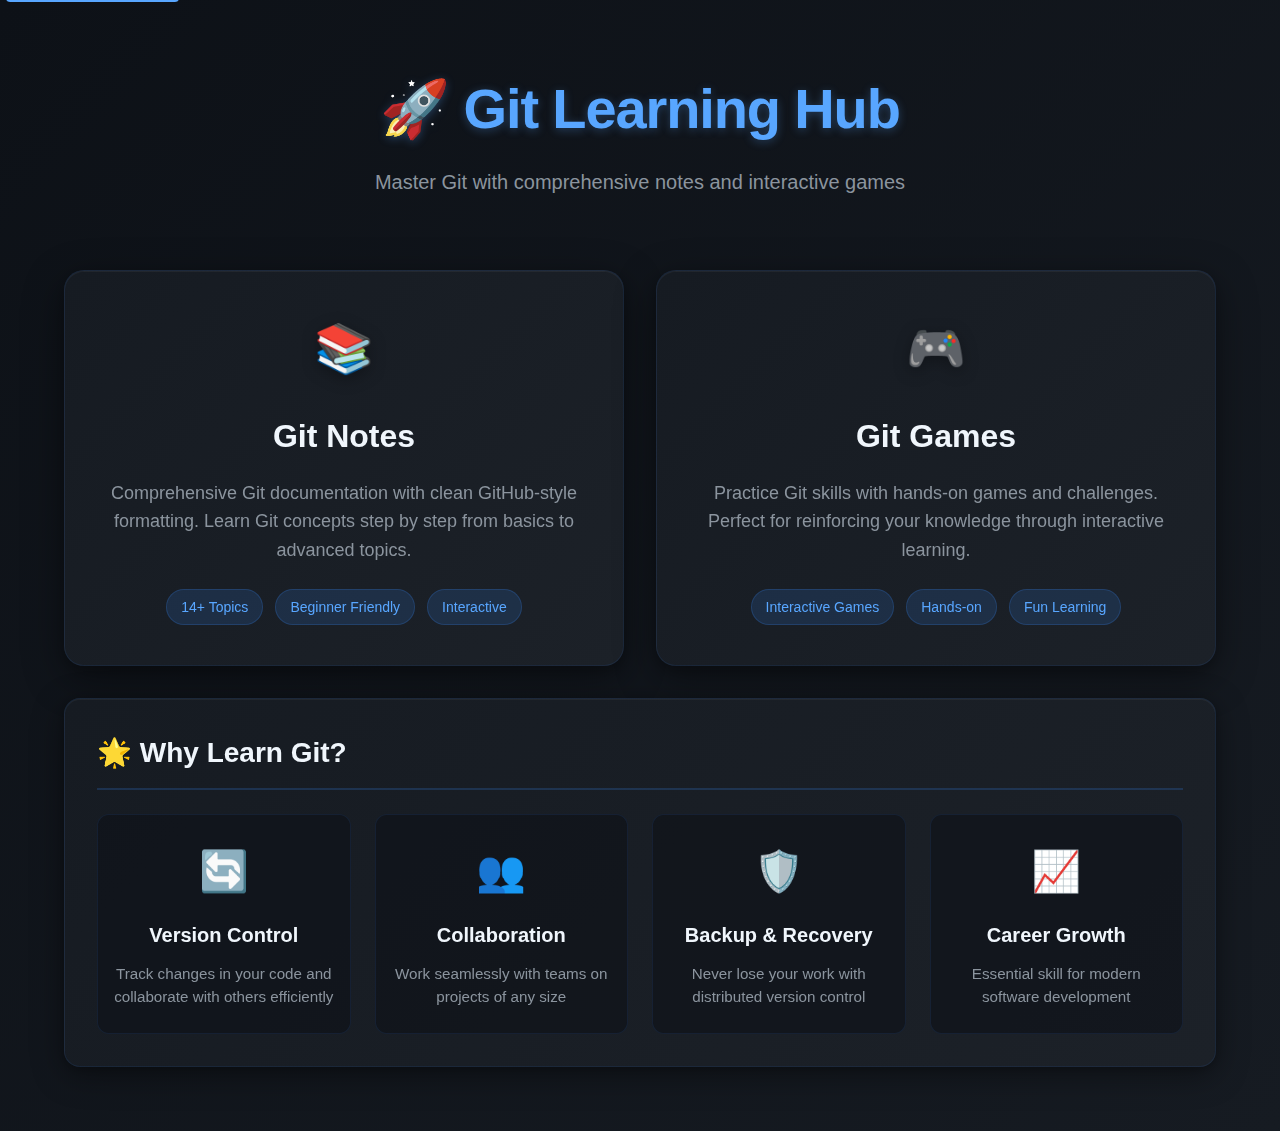
<file: index.html>
<!DOCTYPE html>
<html lang="en">
  <head>
    <meta charset="UTF-8" />
    <meta name="viewport" content="width=device-width, initial-scale=1.0" />
    <title>Git Learning Hub</title>
    <link rel="stylesheet" href="css/style.css" />
  </head>
  <body>
    <div class="container">
      <header class="main-header">
        <h1>🚀 Git Learning Hub</h1>
        <p class="subtitle">
          Master Git with comprehensive notes and interactive games
        </p>
      </header>

      <div class="nav-grid">
        <a href="html/notes.html" class="nav-card">
          <div class="card-icon">📚</div>
          <h2 class="card-title">Git Notes</h2>
          <p class="card-description">
            Comprehensive Git documentation with clean GitHub-style formatting. 
            Learn Git concepts step by step from basics to advanced topics.
          </p>
          <div class="card-features">
            <span class="feature-tag">14+ Topics</span>
            <span class="feature-tag">Beginner Friendly</span>
            <span class="feature-tag">Interactive</span>
          </div>
        </a>

        <a href="games/games.html" class="nav-card">
          <div class="card-icon">🎮</div>
          <h2 class="card-title">Git Games</h2>
          <p class="card-description">
            Practice Git skills with hands-on games and challenges. 
            Perfect for reinforcing your knowledge through interactive learning.
          </p>
          <div class="card-features">
            <span class="feature-tag">Interactive Games</span>
            <span class="feature-tag">Hands-on</span>
            <span class="feature-tag">Fun Learning</span>
          </div>
        </a>
      </div>

      <div class="card">
        <h2>🌟 Why Learn Git?</h2>
        <div class="benefits-grid">
          <div class="benefit-item">
            <div class="benefit-icon">🔄</div>
            <h3>Version Control</h3>
            <p>Track changes in your code and collaborate with others efficiently</p>
          </div>
          <div class="benefit-item">
            <div class="benefit-icon">👥</div>
            <h3>Collaboration</h3>
            <p>Work seamlessly with teams on projects of any size</p>
          </div>
          <div class="benefit-item">
            <div class="benefit-icon">🛡️</div>
            <h3>Backup & Recovery</h3>
            <p>Never lose your work with distributed version control</p>
          </div>
          <div class="benefit-item">
            <div class="benefit-icon">📈</div>
            <h3>Career Growth</h3>
            <p>Essential skill for modern software development</p>
          </div>
        </div>
      </div>
    </div>

    <script src="js/main.js"></script>
  </body>
</html>
</file>
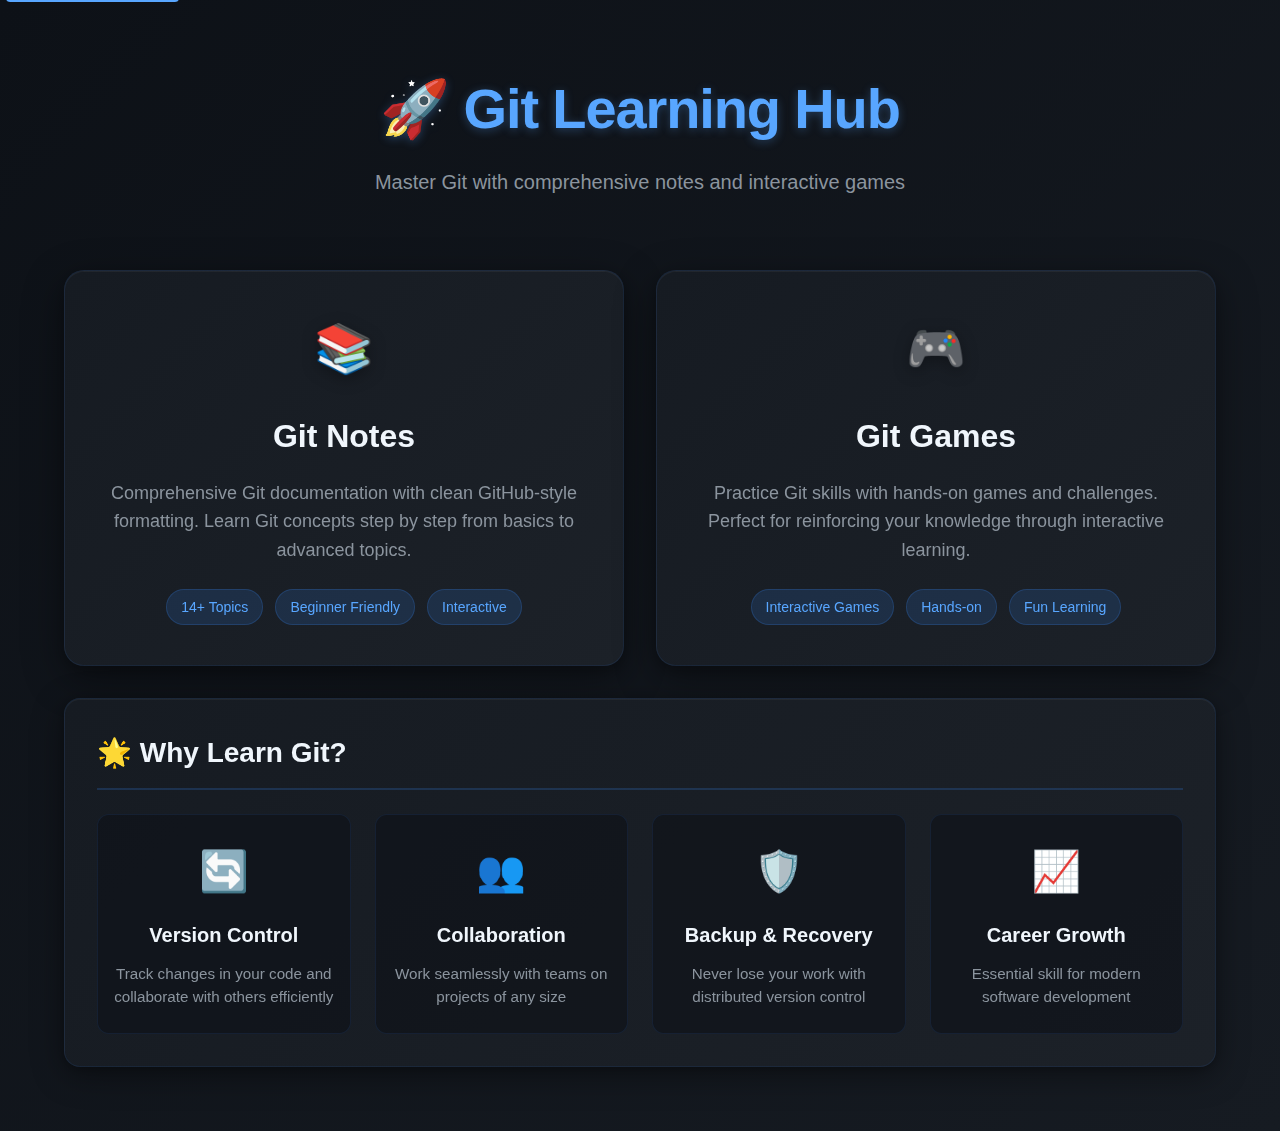
<file: html/index.html>
<!DOCTYPE html>
<html lang="en">
  <head>
    <meta charset="UTF-8" />
    <meta name="viewport" content="width=device-width, initial-scale=1.0" />
    <title>Git Learning Hub</title>
    <link rel="stylesheet" href="/css/style.css" />
  </head>
  <body>
    <div class="container">
      <header class="main-header">
        <h1>🚀 Git Learning Hub</h1>
        <p class="subtitle">
          Master Git with comprehensive notes and interactive games
        </p>
      </header>

      <div class="nav-grid">
        <a href="notes.html" class="nav-card">
          <div class="card-icon">📚</div>
          <h2 class="card-title">Git Notes</h2>
          <p class="card-description">
            Comprehensive Git documentation with clean GitHub-style formatting. 
            Learn Git concepts step by step from basics to advanced topics.
          </p>
          <div class="card-features">
            <span class="feature-tag">14+ Topics</span>
            <span class="feature-tag">Beginner Friendly</span>
            <span class="feature-tag">Interactive</span>
          </div>
        </a>

        <a href="/games/games.html" class="nav-card">
          <div class="card-icon">🎮</div>
          <h2 class="card-title">Git Games</h2>
          <p class="card-description">
            Practice Git skills with hands-on games and challenges. 
            Perfect for reinforcing your knowledge through interactive learning.
          </p>
          <div class="card-features">
            <span class="feature-tag">Interactive Games</span>
            <span class="feature-tag">Hands-on</span>
            <span class="feature-tag">Fun Learning</span>
          </div>
        </a>
      </div>

      <div class="card">
        <h2>🌟 Why Learn Git?</h2>
        <div class="benefits-grid">
          <div class="benefit-item">
            <div class="benefit-icon">🔄</div>
            <h3>Version Control</h3>
            <p>Track changes in your code and collaborate with others efficiently</p>
          </div>
          <div class="benefit-item">
            <div class="benefit-icon">👥</div>
            <h3>Collaboration</h3>
            <p>Work seamlessly with teams on projects of any size</p>
          </div>
          <div class="benefit-item">
            <div class="benefit-icon">🛡️</div>
            <h3>Backup & Recovery</h3>
            <p>Never lose your work with distributed version control</p>
          </div>
          <div class="benefit-item">
            <div class="benefit-icon">📈</div>
            <h3>Career Growth</h3>
            <p>Essential skill for modern software development</p>
          </div>
        </div>
      </div>
    </div>

    <script src="/js/main.js"></script>
  </body>
</html>
</file>
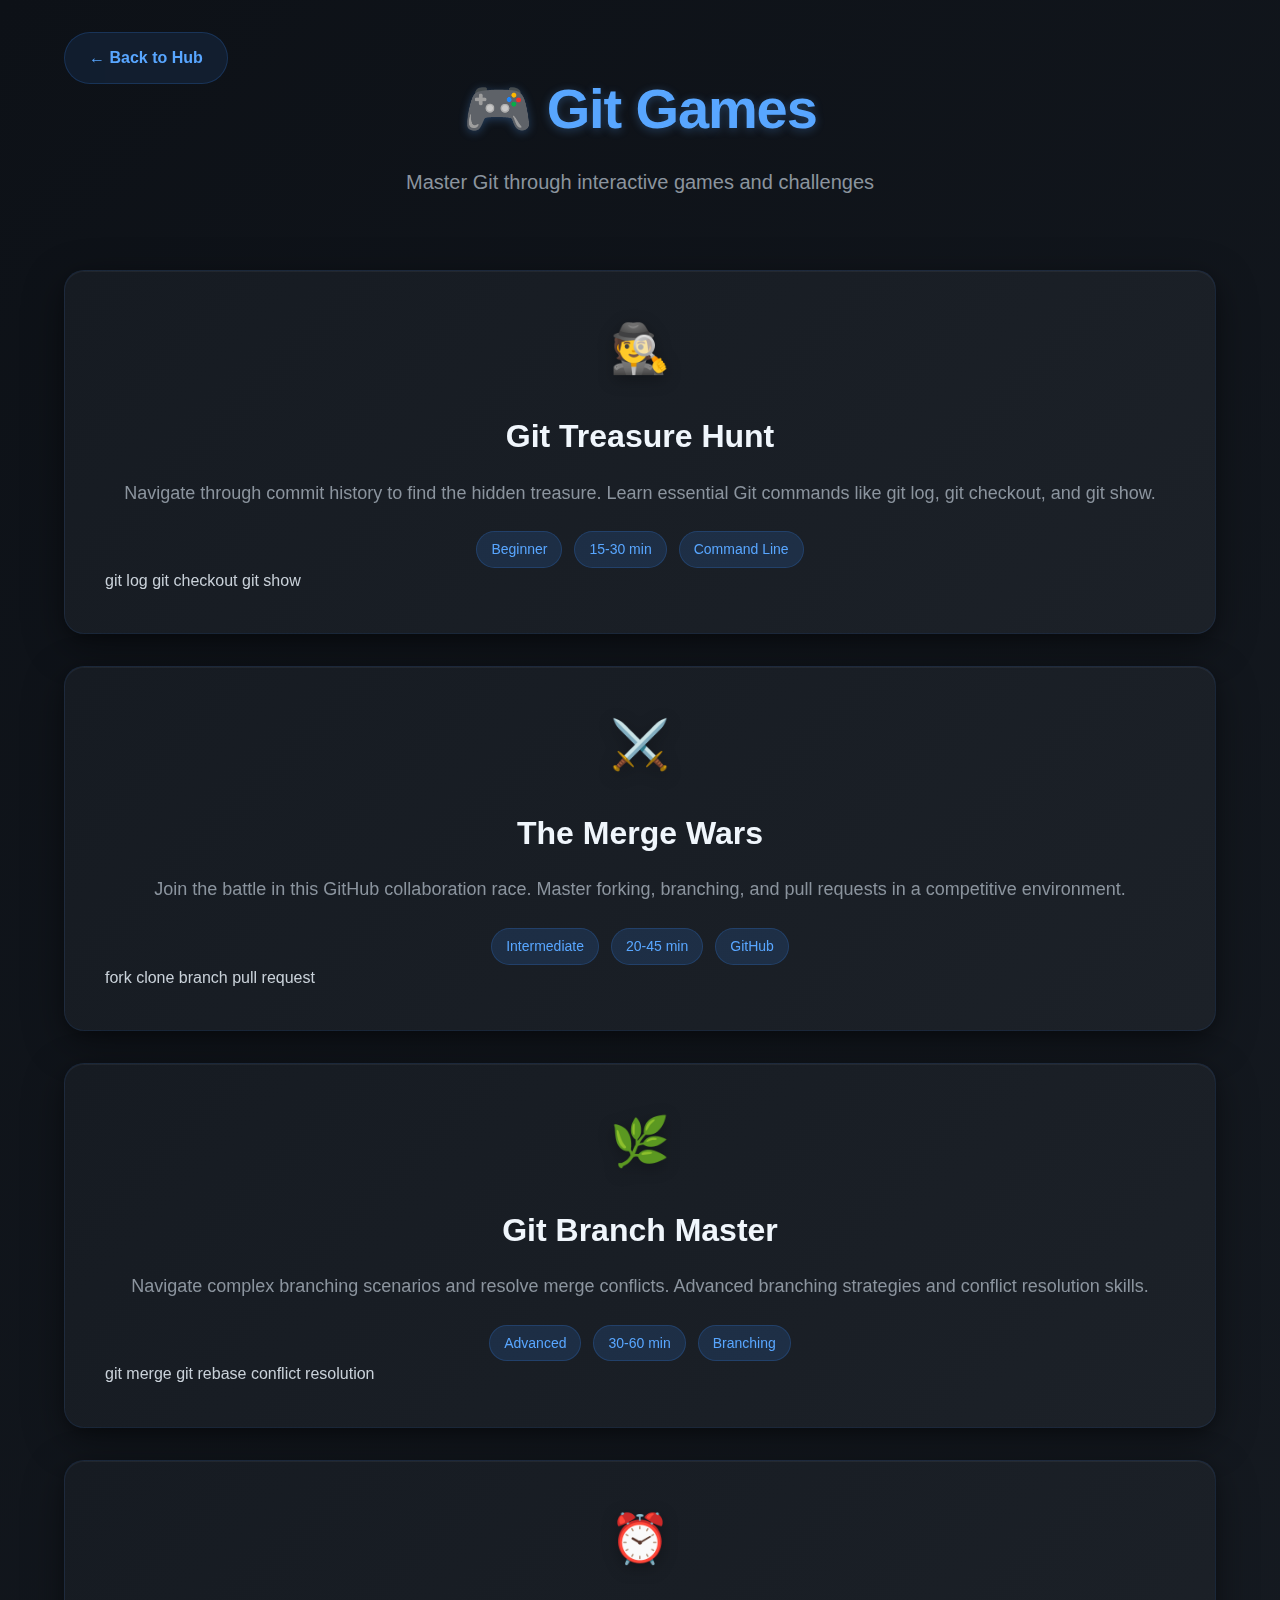
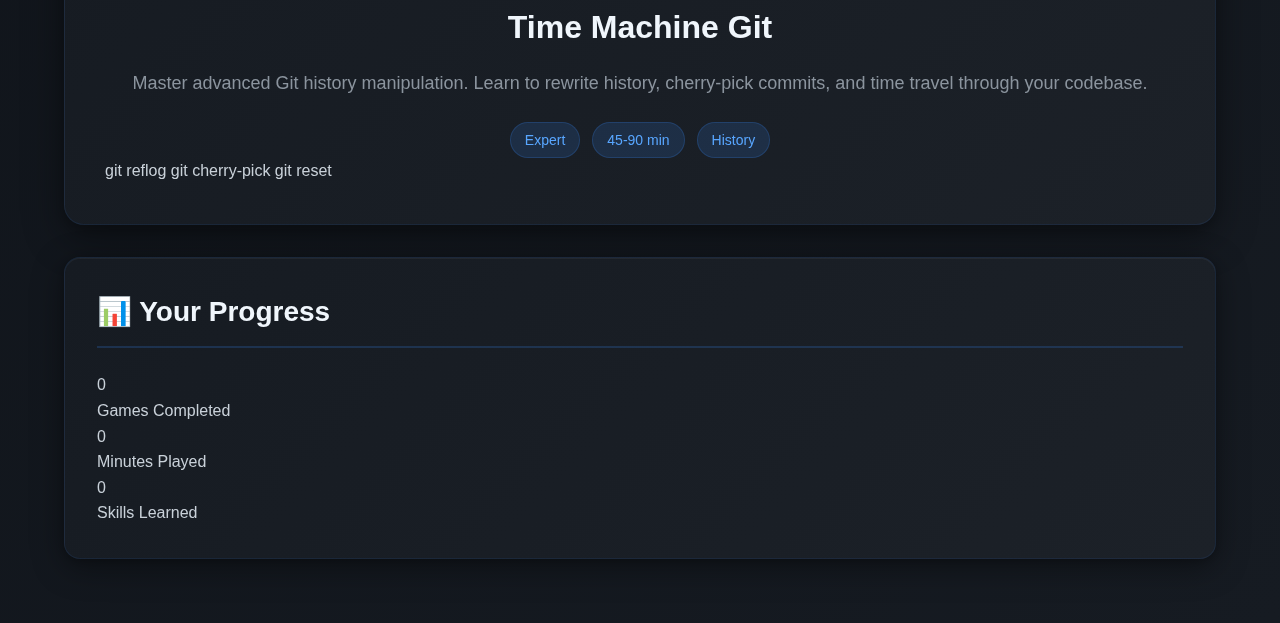
<file: games/games.html>
<!DOCTYPE html>
<html lang="en">
  <head>
    <meta charset="UTF-8" />
    <meta name="viewport" content="width=device-width, initial-scale=1.0" />
    <title>Git Games</title>
    <link rel="stylesheet" href="../css/style.css" />
  </head>
  <body>
    <div class="container">
      <header class="main-header">
        <a href="../index.html" class="back-link">← Back to Hub</a>
        <h1>🎮 Git Games</h1>
        <p class="subtitle">
          Master Git through interactive games and challenges
        </p>
      </header>

      <div class="games-grid">
        <!-- Git Treasure Hunt -->
        <a href="GitTreasureHunt.html" class="nav-card game-card-nav">
          <div class="card-icon">🕵️</div>
          <h2 class="card-title">Git Treasure Hunt</h2>
          <p class="card-description">
            Navigate through commit history to find the hidden treasure. 
            Learn essential Git commands like git log, git checkout, and git show.
          </p>
          <div class="card-features">
            <span class="feature-tag difficulty-beginner">Beginner</span>
            <span class="feature-tag time-tag">15-30 min</span>
            <span class="feature-tag">Command Line</span>
          </div>
          <div class="game-preview">
            <div class="skills-list">
              <span class="skill">git log</span>
              <span class="skill">git checkout</span>
              <span class="skill">git show</span>
            </div>
          </div>
        </a>

        <!-- Merge Wars -->
        <a href="merge-wars.html" class="nav-card game-card-nav">
          <div class="card-icon">⚔️</div>
          <h2 class="card-title">The Merge Wars</h2>
          <p class="card-description">
            Join the battle in this GitHub collaboration race. 
            Master forking, branching, and pull requests in a competitive environment.
          </p>
          <div class="card-features">
            <span class="feature-tag difficulty-intermediate">Intermediate</span>
            <span class="feature-tag time-tag">20-45 min</span>
            <span class="feature-tag">GitHub</span>
          </div>
          <div class="game-preview">
            <div class="skills-list">
              <span class="skill">fork</span>
              <span class="skill">clone</span>
              <span class="skill">branch</span>
              <span class="skill">pull request</span>
            </div>
          </div>
        </a>

        <!-- Git Branch Master -->
        <a href="branch-master.html" class="nav-card game-card-nav">
          <div class="card-icon">🌿</div>
          <h2 class="card-title">Git Branch Master</h2>
          <p class="card-description">
            Navigate complex branching scenarios and resolve merge conflicts. 
            Advanced branching strategies and conflict resolution skills.
          </p>
          <div class="card-features">
            <span class="feature-tag difficulty-advanced">Advanced</span>
            <span class="feature-tag time-tag">30-60 min</span>
            <span class="feature-tag">Branching</span>
          </div>
          <div class="game-preview">
            <div class="skills-list">
              <span class="skill">git merge</span>
              <span class="skill">git rebase</span>
              <span class="skill">conflict resolution</span>
            </div>
          </div>
        </a>

        <!-- Git Time Machine -->
        <a href="time-machine.html" class="nav-card game-card-nav">
          <div class="card-icon">⏰</div>
          <h2 class="card-title">Time Machine Git</h2>
          <p class="card-description">
            Master advanced Git history manipulation. 
            Learn to rewrite history, cherry-pick commits, and time travel through your codebase.
          </p>
          <div class="card-features">
            <span class="feature-tag difficulty-expert">Expert</span>
            <span class="feature-tag time-tag">45-90 min</span>
            <span class="feature-tag">History</span>
          </div>
          <div class="game-preview">
            <div class="skills-list">
              <span class="skill">git reflog</span>
              <span class="skill">git cherry-pick</span>
              <span class="skill">git reset</span>
            </div>
          </div>
        </a>
      </div>

      <div class="card stats-card">
        <h2>📊 Your Progress</h2>
        <div class="progress-stats">
          <div class="stat-item">
            <div class="stat-number" id="completed-games">0</div>
            <div class="stat-label">Games Completed</div>
          </div>
          <div class="stat-item">
            <div class="stat-number" id="total-time">0</div>
            <div class="stat-label">Minutes Played</div>
          </div>
          <div class="stat-item">
            <div class="stat-number" id="skills-learned">0</div>
            <div class="stat-label">Skills Learned</div>
          </div>
        </div>
        <div class="achievement-preview" id="achievements">
          <!-- Achievements will be populated by JavaScript -->
        </div>
      </div>
    </div>

    <script src="../js/games.js"></script>
  </body>
</html>
</file>
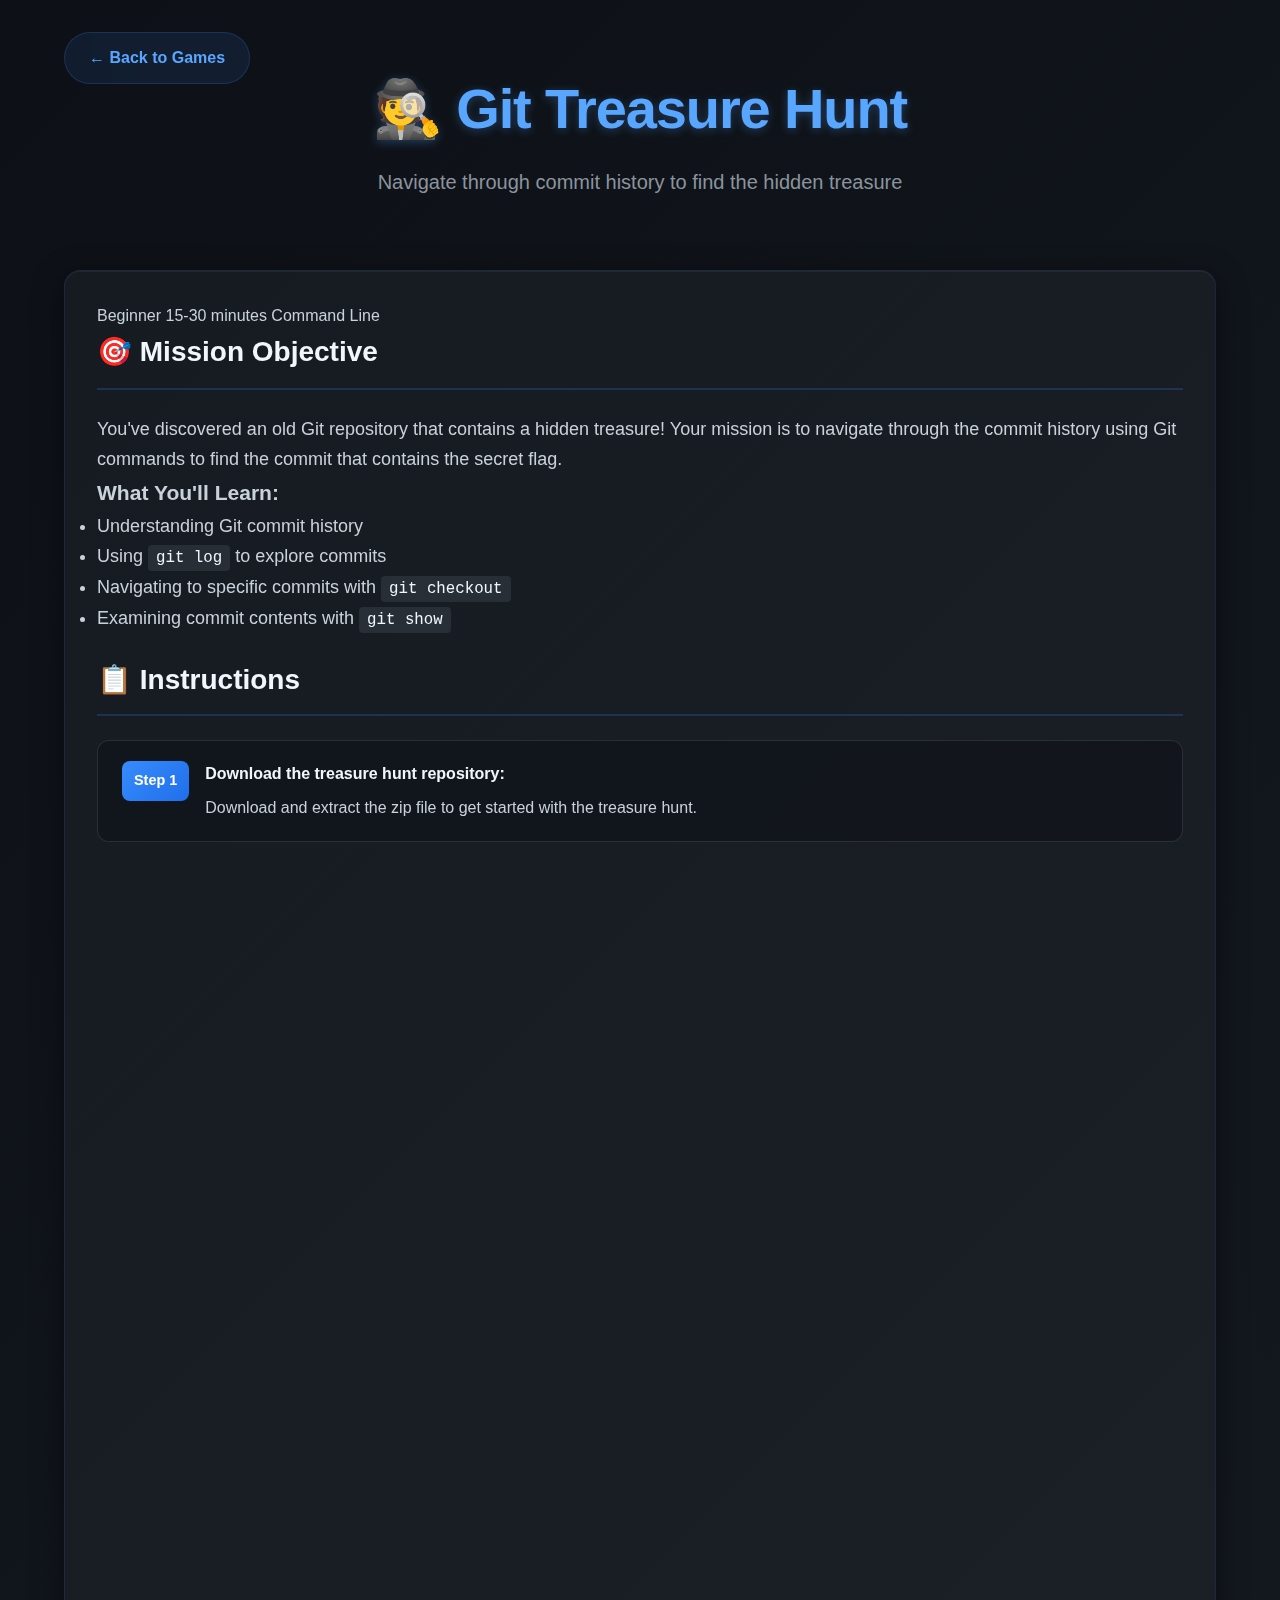
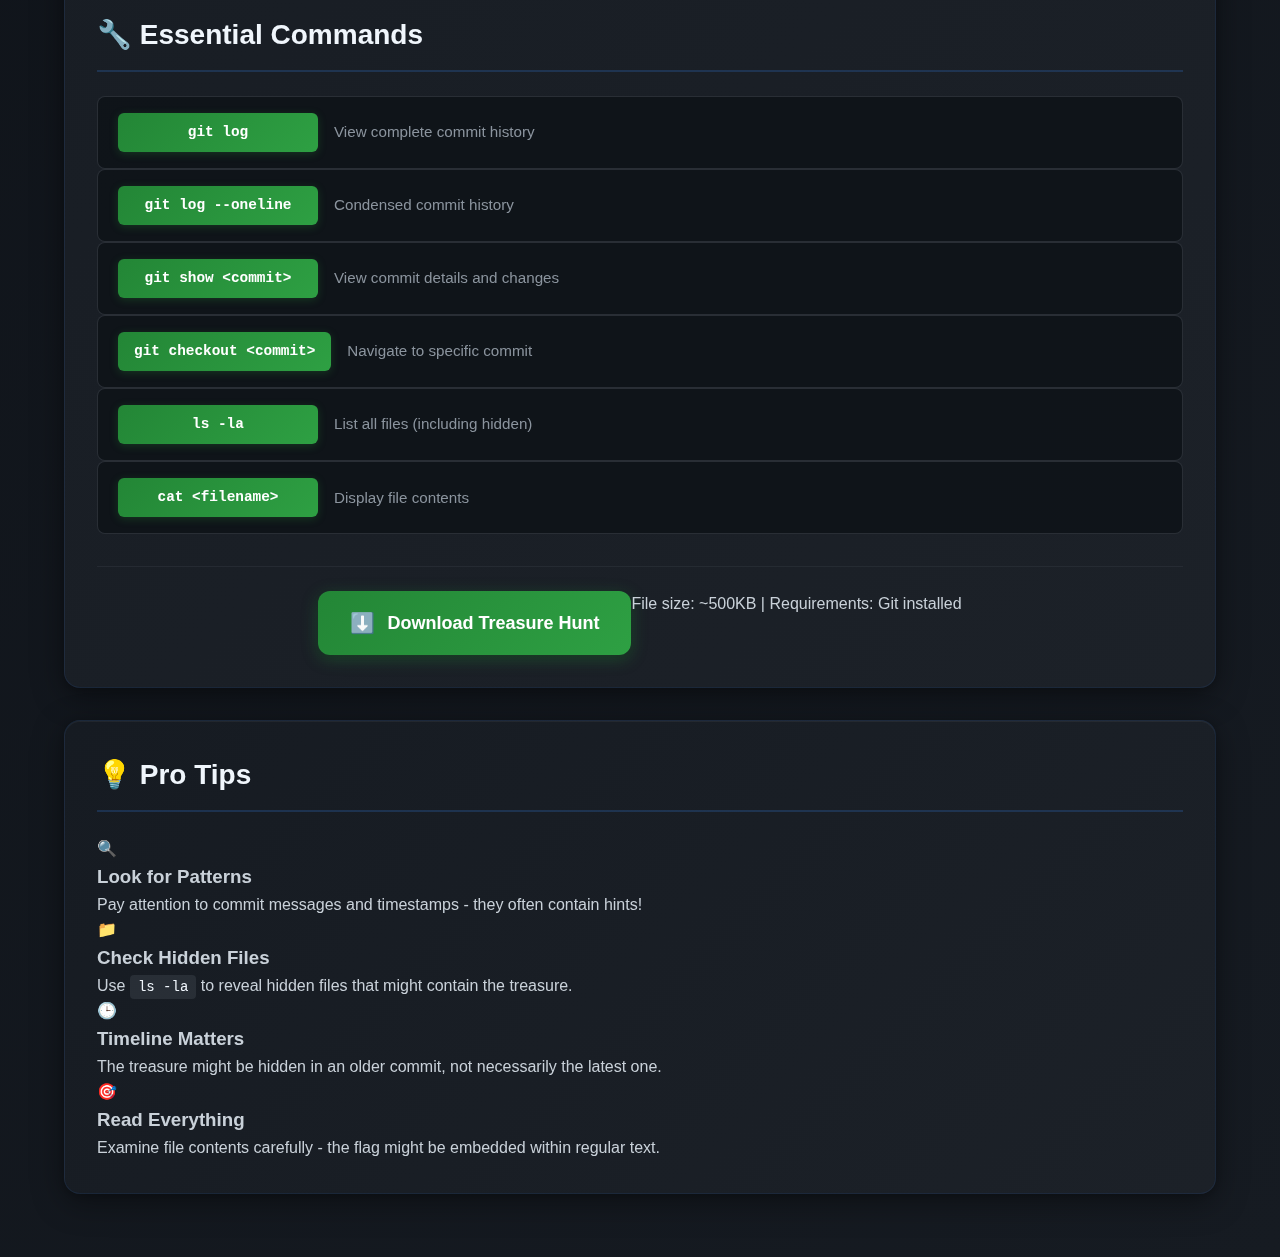
<file: games/GitTreasureHunt.html>
<!DOCTYPE html>
<html lang="en">
  <head>
    <meta charset="UTF-8" />
    <meta name="viewport" content="width=device-width, initial-scale=1.0" />
    <title>Git Treasure Hunt - Git Games</title>
    <link rel="stylesheet" href="../css/style.css" />
  </head>
  <body>
    <div class="container">
      <header class="main-header">
        <a href="games.html" class="back-link">← Back to Games</a>
        <h1>🕵️ Git Treasure Hunt</h1>
        <p class="subtitle">
          Navigate through commit history to find the hidden treasure
        </p>
      </header>

      <div class="card game-details-card">
        <div class="game-header">
          <div class="game-meta">
            <span class="difficulty-badge difficulty-beginner">Beginner</span>
            <span class="time-badge">15-30 minutes</span>
            <span class="type-badge">Command Line</span>
          </div>
        </div>

        <div class="game-description">
          <h2>🎯 Mission Objective</h2>
          <p>You've discovered an old Git repository that contains a hidden treasure! Your mission is to navigate through the commit history using Git commands to find the commit that contains the secret flag.</p>
          
          <h3>What You'll Learn:</h3>
          <ul>
            <li>Understanding Git commit history</li>
            <li>Using <code>git log</code> to explore commits</li>
            <li>Navigating to specific commits with <code>git checkout</code></li>
            <li>Examining commit contents with <code>git show</code></li>
          </ul>
        </div>

        <div class="instructions-section">
          <h2>📋 Instructions</h2>
          
          <div class="step-group">
            <div class="step-item">
              <div class="step-number">Step 1</div>
              <div class="step-content">
                <strong>Download the treasure hunt repository:</strong>
                <p>Download and extract the zip file to get started with the treasure hunt.</p>
              </div>
            </div>
            
            <div class="step-item">
              <div class="step-number">Step 2</div>
              <div class="step-content">
                <strong>Initialize the repository:</strong>
                <code>git init</code>
                <p>Make the extracted folder a proper Git repository.</p>
              </div>
            </div>
            
            <div class="step-item">
              <div class="step-number">Step 3</div>
              <div class="step-content">
                <strong>Explore the commit history:</strong>
                <code>git log --oneline</code>
                <p>View all commits in a condensed format to see the repository's history.</p>
              </div>
            </div>
            
            <div class="step-item">
              <div class="step-number">Step 4</div>
              <div class="step-content">
                <strong>Investigate suspicious commits:</strong>
                <code>git show &lt;commit-hash&gt;</code>
                <p>Look for commits with interesting messages or changes that might contain clues.</p>
              </div>
            </div>
            
            <div class="step-item">
              <div class="step-number">Step 5</div>
              <div class="step-content">
                <strong>Navigate to specific commits:</strong>
                <code>git checkout &lt;commit-hash&gt;</code>
                <p>Time travel to different points in history to examine the repository state.</p>
              </div>
            </div>
            
            <div class="step-item">
              <div class="step-number">Step 6</div>
              <div class="step-content">
                <strong>Find the treasure:</strong>
                <p>Look for hidden files, secret messages, or special content that contains the flag!</p>
              </div>
            </div>
          </div>
        </div>

        <div class="commands-reference">
          <h2>🔧 Essential Commands</h2>
          <div class="command-grid">
            <div class="command-item">
              <code>git log</code>
              <span>View complete commit history</span>
            </div>
            <div class="command-item">
              <code>git log --oneline</code>
              <span>Condensed commit history</span>
            </div>
            <div class="command-item">
              <code>git show &lt;commit&gt;</code>
              <span>View commit details and changes</span>
            </div>
            <div class="command-item">
              <code>git checkout &lt;commit&gt;</code>
              <span>Navigate to specific commit</span>
            </div>
            <div class="command-item">
              <code>ls -la</code>
              <span>List all files (including hidden)</span>
            </div>
            <div class="command-item">
              <code>cat &lt;filename&gt;</code>
              <span>Display file contents</span>
            </div>
          </div>
        </div>

        <div class="download-section">
          <a href="../games/GitTreasureHunt.zip" download class="btn">
            <span class="btn-icon">⬇️</span>
            Download Treasure Hunt
          </a>
          <div class="download-info">
            <p>File size: ~500KB | Requirements: Git installed</p>
          </div>
        </div>
      </div>

      <div class="card tips-card">
        <h2>💡 Pro Tips</h2>
        <div class="tips-grid">
          <div class="tip-item">
            <div class="tip-icon">🔍</div>
            <h3>Look for Patterns</h3>
            <p>Pay attention to commit messages and timestamps - they often contain hints!</p>
          </div>
          <div class="tip-item">
            <div class="tip-icon">📁</div>
            <h3>Check Hidden Files</h3>
            <p>Use <code>ls -la</code> to reveal hidden files that might contain the treasure.</p>
          </div>
          <div class="tip-item">
            <div class="tip-icon">🕒</div>
            <h3>Timeline Matters</h3>
            <p>The treasure might be hidden in an older commit, not necessarily the latest one.</p>
          </div>
          <div class="tip-item">
            <div class="tip-icon">🎯</div>
            <h3>Read Everything</h3>
            <p>Examine file contents carefully - the flag might be embedded within regular text.</p>
          </div>
        </div>
      </div>
    </div>

    <script src="/js/games.js"></script>
  </body>
</html>
</file>
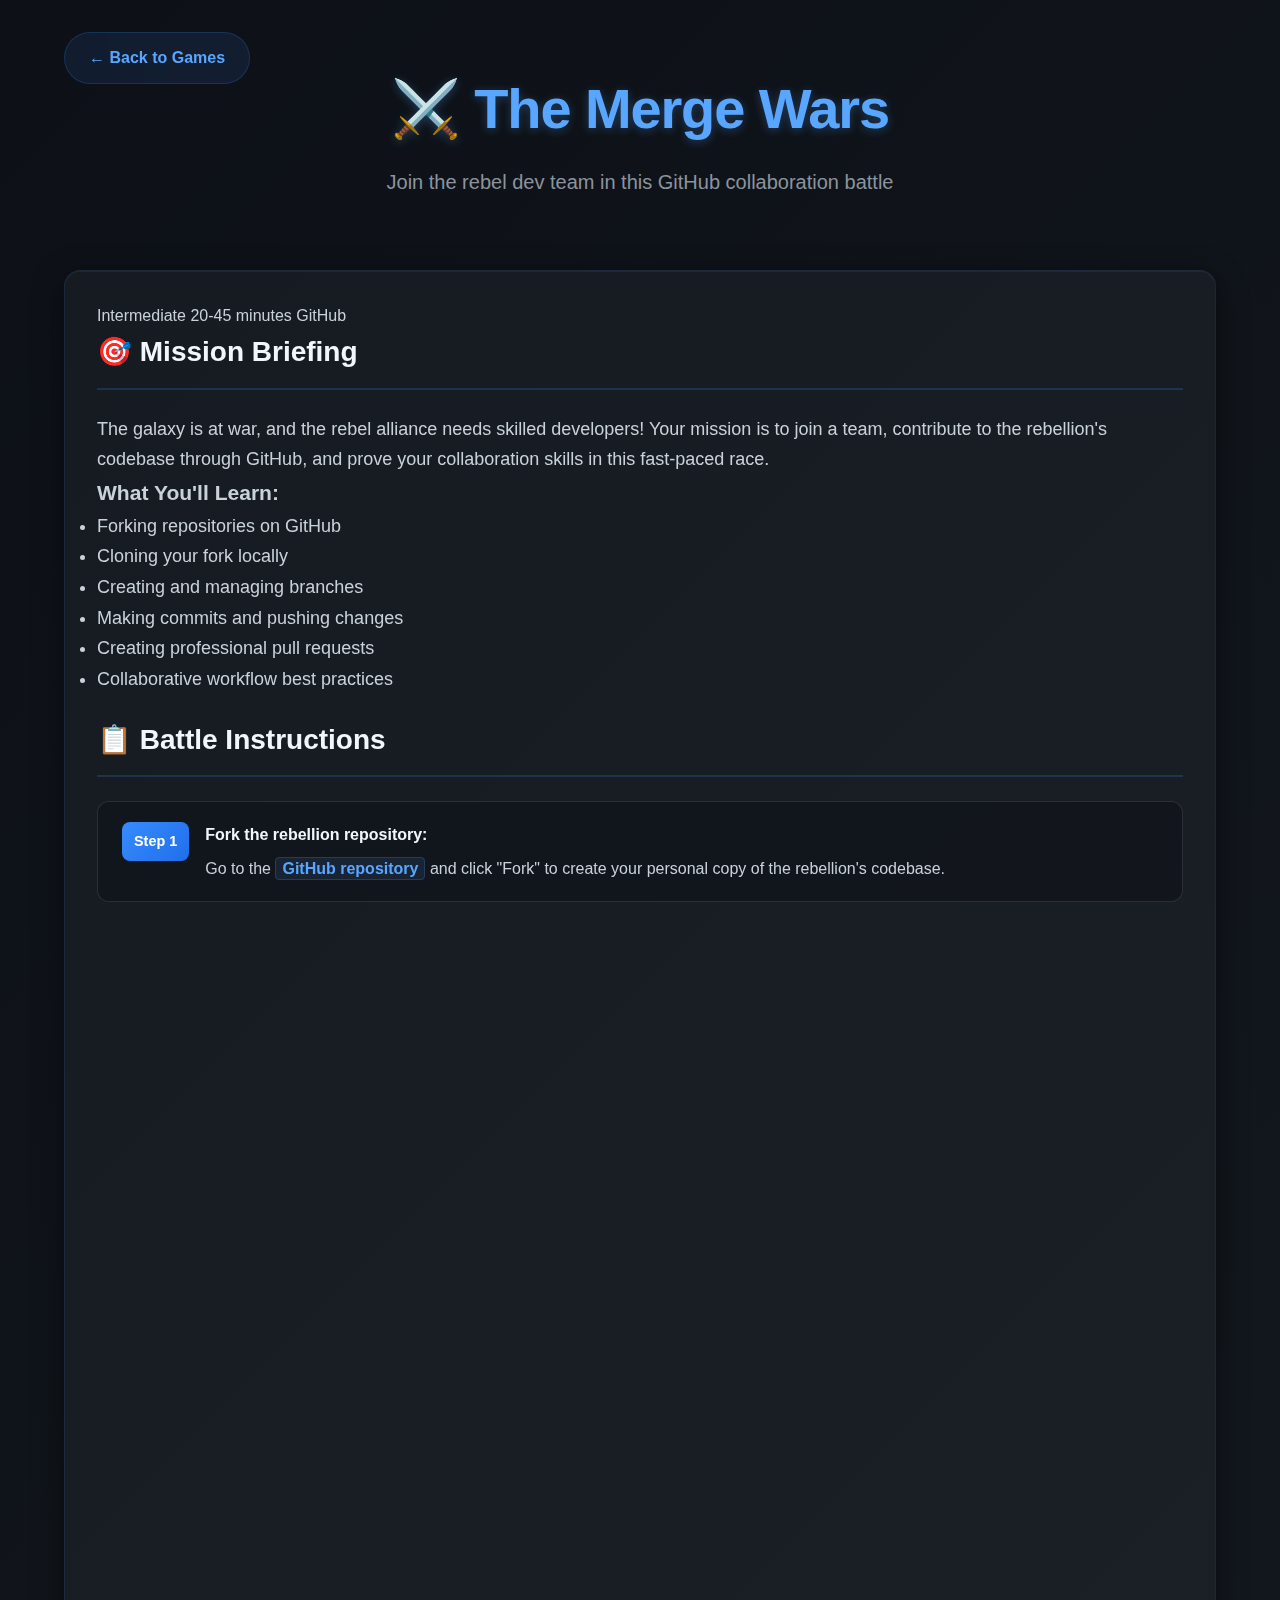
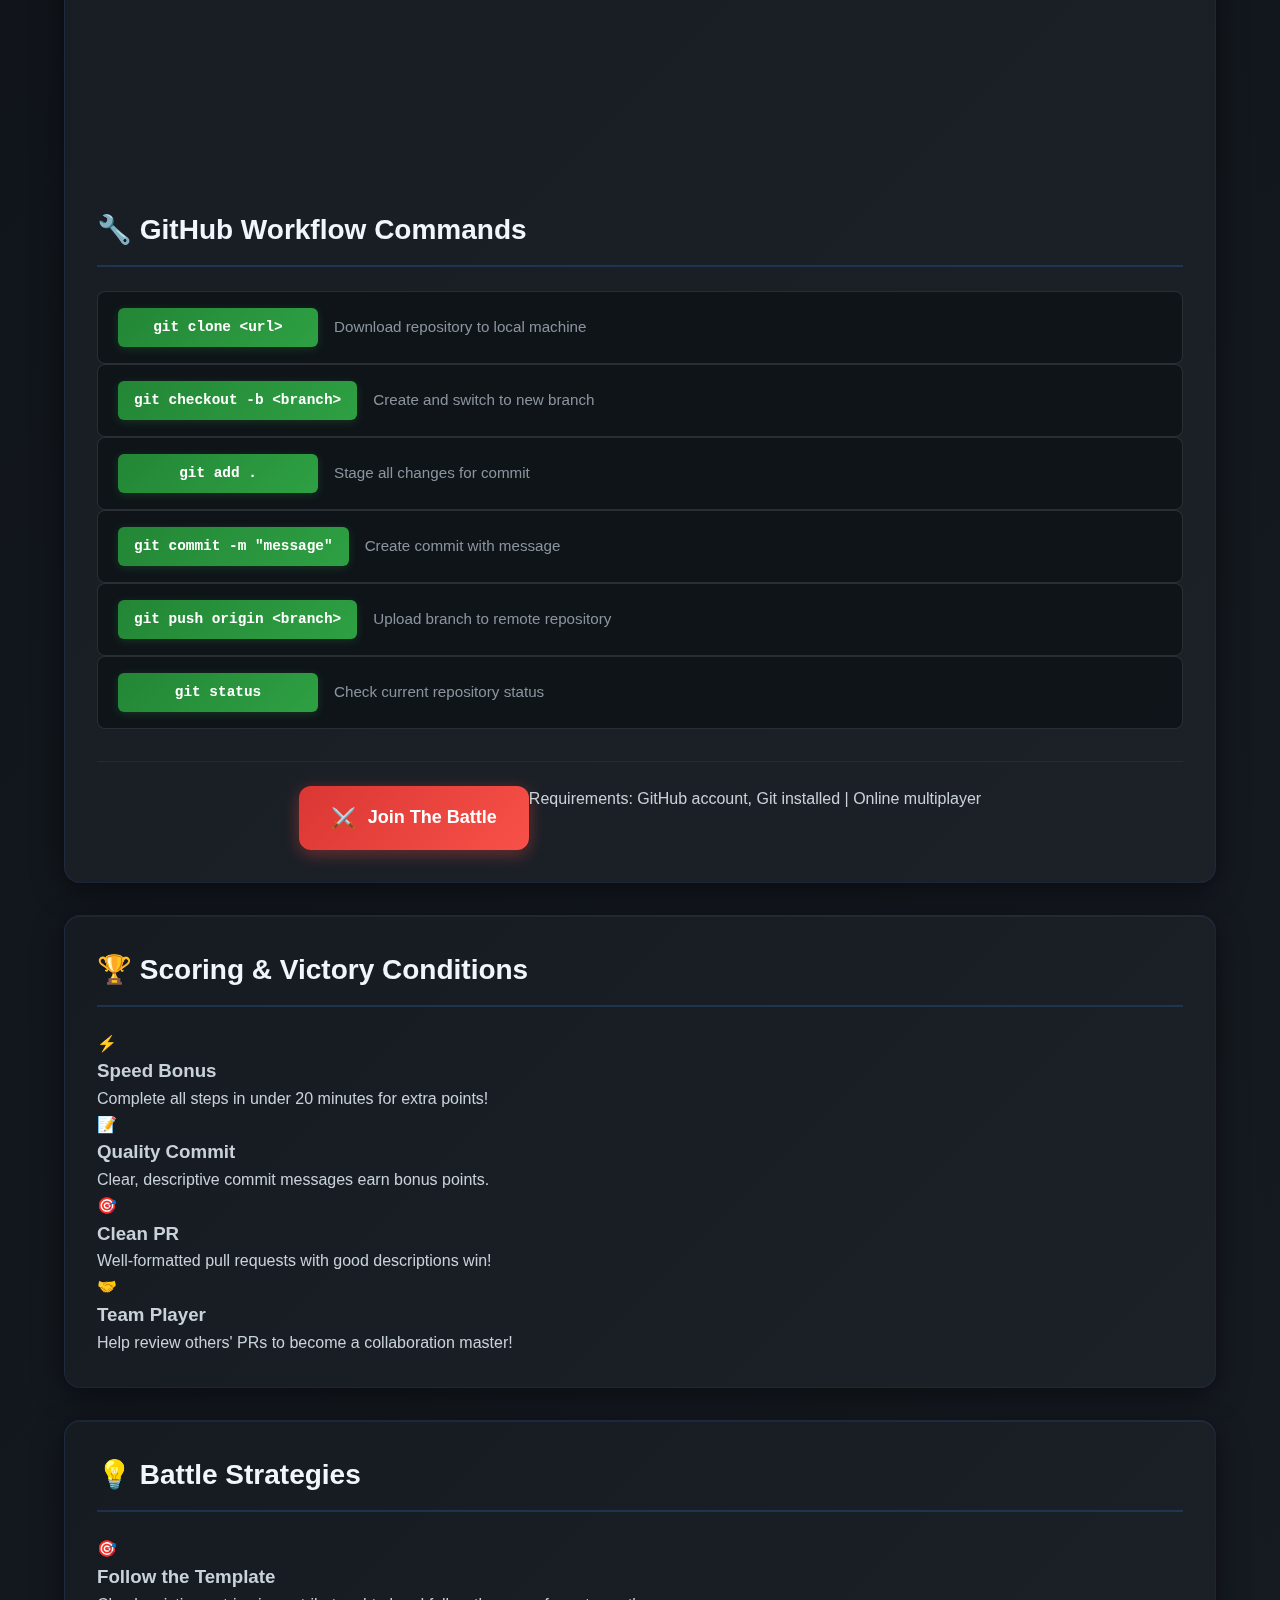
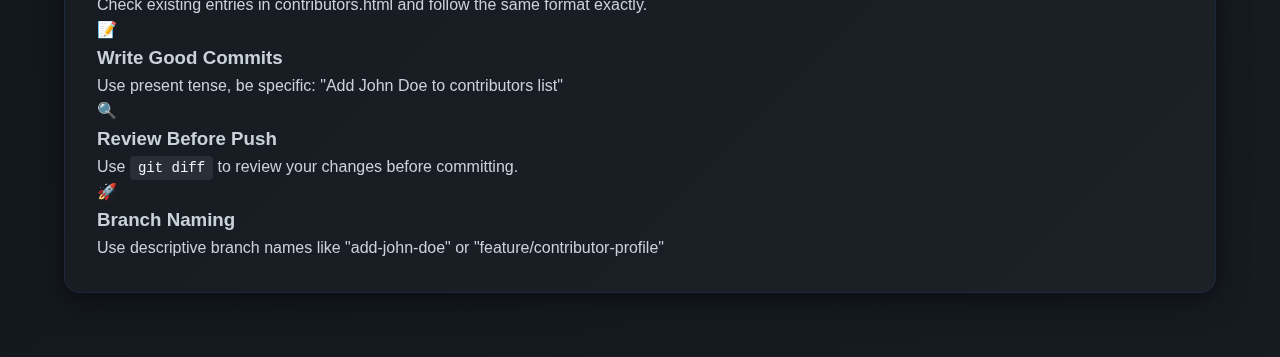
<file: games/MergeWars.html>
<!DOCTYPE html>
<html lang="en">
  <head>
    <meta charset="UTF-8" />
    <meta name="viewport" content="width=device-width, initial-scale=1.0" />
    <title>The Merge Wars - Git Games</title>
    <link rel="stylesheet" href="../css/style.css" />
  </head>
  <body>
    <div class="container">
      <header class="main-header">
        <a href="games.html" class="back-link">← Back to Games</a>
        <h1>⚔️ The Merge Wars</h1>
        <p class="subtitle">
          Join the rebel dev team in this GitHub collaboration battle
        </p>
      </header>

      <div class="card game-details-card">
        <div class="game-header">
          <div class="game-meta">
            <span class="difficulty-badge difficulty-intermediate">Intermediate</span>
            <span class="time-badge">20-45 minutes</span>
            <span class="type-badge">GitHub</span>
          </div>
        </div>

        <div class="game-description">
          <h2>🎯 Mission Briefing</h2>
          <p>The galaxy is at war, and the rebel alliance needs skilled developers! Your mission is to join a team, contribute to the rebellion's codebase through GitHub, and prove your collaboration skills in this fast-paced race.</p>
          
          <h3>What You'll Learn:</h3>
          <ul>
            <li>Forking repositories on GitHub</li>
            <li>Cloning your fork locally</li>
            <li>Creating and managing branches</li>
            <li>Making commits and pushing changes</li>
            <li>Creating professional pull requests</li>
            <li>Collaborative workflow best practices</li>
          </ul>
        </div>

        <div class="instructions-section">
          <h2>📋 Battle Instructions</h2>
          
          <div class="step-group">
            <div class="step-item">
              <div class="step-number">Step 1</div>
              <div class="step-content">
                <strong>Fork the rebellion repository:</strong>
                <p>Go to the <a href="https://github.com/05Akash/merge-wars-git-game.git" target="_blank" class="repo-link">GitHub repository</a> and click "Fork" to create your personal copy of the rebellion's codebase.</p>
              </div>
            </div>
            
            <div class="step-item">
              <div class="step-number">Step 2</div>
              <div class="step-content">
                <strong>Clone your fork to your local machine:</strong>
                <code>git clone https://github.com/YOUR-USERNAME/merge-wars-git-game.git</code>
                <p>Replace YOUR-USERNAME with your actual GitHub username.</p>
              </div>
            </div>
            
            <div class="step-item">
              <div class="step-number">Step 3</div>
              <div class="step-content">
                <strong>Create a new branch for your contribution:</strong>
                <code>git checkout -b add-my-name</code>
                <p>Always work on a separate branch to keep your changes organized.</p>
              </div>
            </div>
            
            <div class="step-item">
              <div class="step-number">Step 4</div>
              <div class="step-content">
                <strong>Add your rebel profile:</strong>
                <p>Edit the <code>contributors.html</code> file to add your name, GitHub username, and your favorite Git command. Follow the existing format!</p>
              </div>
            </div>
            
            <div class="step-item">
              <div class="step-number">Step 5</div>
              <div class="step-content">
                <strong>Commit your changes:</strong>
                <code>git add . && git commit -m "Add [YOUR-NAME] to the rebellion"</code>
                <p>Make sure your commit message is clear and descriptive.</p>
              </div>
            </div>
            
            <div class="step-item">
              <div class="step-number">Step 6</div>
              <div class="step-content">
                <strong>Push your branch to your fork:</strong>
                <code>git push origin add-my-name</code>
                <p>This uploads your changes to your GitHub fork.</p>
              </div>
            </div>
            
            <div class="step-item">
              <div class="step-number">Step 7</div>
              <div class="step-content">
                <strong>Create a Pull Request:</strong>
                <p>Go to your fork on GitHub and click "Compare & Pull Request". Write a good description of your contribution!</p>
              </div>
            </div>
          </div>
        </div>

        <div class="commands-reference">
          <h2>🔧 GitHub Workflow Commands</h2>
          <div class="command-grid">
            <div class="command-item">
              <code>git clone &lt;url&gt;</code>
              <span>Download repository to local machine</span>
            </div>
            <div class="command-item">
              <code>git checkout -b &lt;branch&gt;</code>
              <span>Create and switch to new branch</span>
            </div>
            <div class="command-item">
              <code>git add .</code>
              <span>Stage all changes for commit</span>
            </div>
            <div class="command-item">
              <code>git commit -m "message"</code>
              <span>Create commit with message</span>
            </div>
            <div class="command-item">
              <code>git push origin &lt;branch&gt;</code>
              <span>Upload branch to remote repository</span>
            </div>
            <div class="command-item">
              <code>git status</code>
              <span>Check current repository status</span>
            </div>
          </div>
        </div>

        <div class="download-section">
          <a href="https://github.com/05Akash/merge-wars-git-game.git" target="_blank" class="btn btn-war">
            <span class="btn-icon">⚔️</span>
            Join The Battle
          </a>
          <div class="download-info">
            <p>Requirements: GitHub account, Git installed | Online multiplayer</p>
          </div>
        </div>
      </div>

      <div class="card scoring-card">
        <h2>🏆 Scoring & Victory Conditions</h2>
        <div class="scoring-grid">
          <div class="score-item">
            <div class="score-icon">⚡</div>
            <h3>Speed Bonus</h3>
            <p>Complete all steps in under 20 minutes for extra points!</p>
          </div>
          <div class="score-item">
            <div class="score-icon">📝</div>
            <h3>Quality Commit</h3>
            <p>Clear, descriptive commit messages earn bonus points.</p>
          </div>
          <div class="score-item">
            <div class="score-icon">🎯</div>
            <h3>Clean PR</h3>
            <p>Well-formatted pull requests with good descriptions win!</p>
          </div>
          <div class="score-item">
            <div class="score-icon">🤝</div>
            <h3>Team Player</h3>
            <p>Help review others' PRs to become a collaboration master!</p>
          </div>
        </div>
      </div>

      <div class="card tips-card">
        <h2>💡 Battle Strategies</h2>
        <div class="tips-grid">
          <div class="tip-item">
            <div class="tip-icon">🎯</div>
            <h3>Follow the Template</h3>
            <p>Check existing entries in contributors.html and follow the same format exactly.</p>
          </div>
          <div class="tip-item">
            <div class="tip-icon">📝</div>
            <h3>Write Good Commits</h3>
            <p>Use present tense, be specific: "Add John Doe to contributors list"</p>
          </div>
          <div class="tip-item">
            <div class="tip-icon">🔍</div>
            <h3>Review Before Push</h3>
            <p>Use <code>git diff</code> to review your changes before committing.</p>
          </div>
          <div class="tip-item">
            <div class="tip-icon">🚀</div>
            <h3>Branch Naming</h3>
            <p>Use descriptive branch names like "add-john-doe" or "feature/contributor-profile"</p>
          </div>
        </div>
      </div>
    </div>

    <script src="../js/games.js"></script>
  </body>
</html>
</file>
<file: css/style.css>
/* Reset and Global Styles */
* {
  margin: 0;
  padding: 0;
  box-sizing: border-box;
}

/* Global Dark Mode */
body {
  font-family: -apple-system, BlinkMacSystemFont, "Segoe UI", "Noto Sans", Helvetica, Arial, sans-serif;
  background: linear-gradient(135deg, #0d1117 0%, #161b22 100%);
  color: #c9d1d9;
  line-height: 1.6;
  min-height: 100vh;
}

.container {
  max-width: 1200px;
  margin: 0 auto;
  padding: 2rem 1.5rem;
}

/* Header Styles */
.main-header {
  text-align: center;
  margin-bottom: 2.5rem;
  padding: 2rem 0;
  position: relative;
}

h1 {
  color: #58a6ff;
  font-size: clamp(2.5rem, 5vw, 3.5rem);
  font-weight: 700;
  margin-bottom: 0.75rem;
  text-shadow: 0 2px 10px rgba(88, 166, 255, 0.3);
  letter-spacing: -0.02em;
}

.subtitle {
  font-size: clamp(1rem, 2.5vw, 1.25rem);
  color: #8b949e;
  font-weight: 400;
  max-width: 600px;
  margin: 0 auto;
}

/* Back Link */
.back-link {
  position: absolute;
  top: 0;
  left: 0;
  color: #58a6ff;
  text-decoration: none;
  font-weight: 600;
  padding: 0.75rem 1.5rem;
  background: rgba(56, 139, 253, 0.1);
  border: 1px solid rgba(56, 139, 253, 0.2);
  border-radius: 50px;
  transition: all 0.2s ease;
  backdrop-filter: blur(10px);
}

.back-link:hover {
  background: rgba(56, 139, 253, 0.2);
  border-color: rgba(56, 139, 253, 0.4);
  transform: translateY(-2px);
  box-shadow: 0 4px 16px rgba(56, 139, 253, 0.3);
}

/* Navigation Grid */
.nav-grid {
  display: grid;
  grid-template-columns: repeat(auto-fit, minmax(400px, 1fr));
  gap: 2rem;
  margin: 2rem 0;
}

.nav-card {
  background: linear-gradient(135deg, #161b22 0%, #1c2128 100%);
  padding: 2.5rem;
  border-radius: 20px;
  box-shadow: 
    0 12px 40px rgba(0, 0, 0, 0.4),
    0 4px 12px rgba(0, 0, 0, 0.2),
    inset 0 1px 0 rgba(255, 255, 255, 0.05);
  border: 1px solid rgba(56, 139, 253, 0.1);
  backdrop-filter: blur(10px);
  transition: all 0.3s cubic-bezier(0.4, 0, 0.2, 1);
  cursor: pointer;
  text-decoration: none;
  color: inherit;
  position: relative;
  overflow: hidden;
}

.nav-card::before {
  content: '';
  position: absolute;
  top: 0;
  left: -100%;
  width: 100%;
  height: 100%;
  background: linear-gradient(90deg, transparent, rgba(88, 166, 255, 0.1), transparent);
  transition: left 0.5s;
}

.nav-card:hover::before {
  left: 100%;
}

.nav-card:hover {
  transform: translateY(-8px) scale(1.02);
  box-shadow: 
    0 20px 60px rgba(0, 0, 0, 0.5),
    0 8px 20px rgba(0, 0, 0, 0.3),
    inset 0 1px 0 rgba(255, 255, 255, 0.1);
  border-color: rgba(56, 139, 253, 0.3);
}

.card-icon {
  font-size: 3rem;
  margin-bottom: 1.5rem;
  display: block;
  text-align: center;
  filter: drop-shadow(0 4px 8px rgba(0, 0, 0, 0.3));
}

.card-title {
  color: #f0f6fc;
  font-size: 2rem;
  font-weight: 600;
  margin-bottom: 1rem;
  text-align: center;
}

.card-description {
  color: #8b949e;
  font-size: 1.125rem;
  line-height: 1.6;
  text-align: center;
  margin-bottom: 1.5rem;
}

.card-features {
  display: flex;
  justify-content: center;
  gap: 0.75rem;
  flex-wrap: wrap;
}

.feature-tag {
  background: rgba(56, 139, 253, 0.15);
  color: #58a6ff;
  padding: 0.375rem 0.875rem;
  border-radius: 20px;
  font-size: 0.875rem;
  font-weight: 500;
  border: 1px solid rgba(56, 139, 253, 0.2);
}

/* Benefits Grid */
.benefits-grid {
  display: grid;
  grid-template-columns: repeat(auto-fit, minmax(250px, 1fr));
  gap: 1.5rem;
  margin-top: 1.5rem;
}

.benefit-item {
  text-align: center;
  padding: 1.5rem 1rem;
  background: rgba(13, 17, 23, 0.6);
  border-radius: 12px;
  border: 1px solid rgba(56, 139, 253, 0.1);
  transition: all 0.2s ease;
}

.benefit-item:hover {
  background: rgba(56, 139, 253, 0.1);
  border-color: rgba(56, 139, 253, 0.2);
  transform: translateY(-4px);
}

.benefit-icon {
  font-size: 2.5rem;
  margin-bottom: 1rem;
}

.benefit-item h3 {
  color: #f0f6fc;
  font-size: 1.25rem;
  font-weight: 600;
  margin-bottom: 0.75rem;
}

.benefit-item p {
  color: #8b949e;
  font-size: 0.95rem;
  line-height: 1.5;
}

/* Games Grid */
.games-grid {
  display: grid;
  gap: 2rem;
  margin: 2rem 0;
}

.game-card {
  margin-bottom: 0;
}

/* Coming Soon */
.coming-soon-grid {
  display: grid;
  grid-template-columns: repeat(auto-fit, minmax(280px, 1fr));
  gap: 1.5rem;
  margin-top: 1.5rem;
}

.coming-soon-item {
  text-align: center;
  padding: 2rem 1.5rem;
  background: rgba(13, 17, 23, 0.4);
  border-radius: 16px;
  border: 1px solid rgba(48, 54, 61, 0.8);
  position: relative;
  overflow: hidden;
}

.coming-soon-item::before {
  content: '';
  position: absolute;
  top: 0;
  left: -100%;
  width: 100%;
  height: 2px;
  background: linear-gradient(90deg, transparent, #ffa500, transparent);
  animation: shimmer 2s infinite;
}

@keyframes shimmer {
  0% { left: -100%; }
  100% { left: 100%; }
}

.coming-soon-icon {
  font-size: 2.5rem;
  margin-bottom: 1rem;
  opacity: 0.7;
}

.coming-soon-item h3 {
  color: #f0f6fc;
  font-size: 1.25rem;
  font-weight: 600;
  margin-bottom: 0.75rem;
}

.coming-soon-item p {
  color: #8b949e;
  font-size: 0.95rem;
  line-height: 1.5;
  margin-bottom: 1rem;
}

.status-badge {
  background: rgba(255, 165, 0, 0.15);
  color: #ffa500;
  padding: 0.25rem 0.75rem;
  border-radius: 12px;
  font-size: 0.8rem;
  font-weight: 500;
  border: 1px solid rgba(255, 165, 0, 0.2);
}

/* Card Styles */
.card {
  background: linear-gradient(135deg, #161b22 0%, #1c2128 100%);
  padding: 2rem;
  margin-bottom: 2rem;
  border-radius: 16px;
  box-shadow: 
    0 8px 32px rgba(0, 0, 0, 0.4),
    0 2px 8px rgba(0, 0, 0, 0.2),
    inset 0 1px 0 rgba(255, 255, 255, 0.05);
  border: 1px solid rgba(56, 139, 253, 0.1);
  backdrop-filter: blur(10px);
  transition: transform 0.2s ease, box-shadow 0.2s ease;
}

.card:hover {
  transform: translateY(-2px);
  box-shadow: 
    0 12px 48px rgba(0, 0, 0, 0.5),
    0 4px 12px rgba(0, 0, 0, 0.3),
    inset 0 1px 0 rgba(255, 255, 255, 0.05);
}

.card h2 {
  color: #f0f6fc;
  font-size: 1.75rem;
  font-weight: 600;
  margin-bottom: 1.5rem;
  padding-bottom: 0.75rem;
  border-bottom: 2px solid rgba(56, 139, 253, 0.2);
  display: flex;
  align-items: center;
  gap: 0.5rem;
}

/* Notes List Styles */
.notes-grid {
  padding: 1rem 0;
}

.notes-list {
  list-style: none;
  counter-reset: note-counter;
  display: grid;
  gap: 1rem;
}

.notes-list li {
  counter-increment: note-counter;
  background: rgba(13, 17, 23, 0.6);
  border: 1px solid rgba(56, 139, 253, 0.15);
  border-radius: 12px;
  padding: 1.25rem 1.5rem;
  transition: all 0.2s ease;
  position: relative;
  overflow: hidden;
}

.notes-list li::before {
  content: counter(note-counter, decimal-leading-zero);
  position: absolute;
  left: 0;
  top: 0;
  bottom: 0;
  width: 3.5rem;
  background: linear-gradient(135deg, #388bfd 0%, #1f6feb 100%);
  display: flex;
  align-items: center;
  justify-content: center;
  font-weight: 700;
  font-size: 0.875rem;
  color: #fff;
  font-family: 'Courier New', monospace;
}

.notes-list li:hover {
  transform: translateX(8px);
  background: rgba(56, 139, 253, 0.1);
  border-color: rgba(56, 139, 253, 0.3);
  box-shadow: 0 4px 16px rgba(56, 139, 253, 0.2);
}

.notes-list a {
  display: block;
  text-decoration: none;
  color: #f0f6fc;
  font-weight: 500;
  font-size: 1.125rem;
  margin-left: 2rem;
  padding: 0.25rem 0;
  transition: color 0.2s ease;
  line-height: 1.4;
}

.notes-list a:hover {
  color: #58a6ff;
}

/* Game Description */
.game-description {
  color: #c9d1d9;
  font-size: 1.125rem;
  margin-bottom: 1.5rem;
  line-height: 1.7;
}

/* Command List */
.command-list {
  display: grid;
  gap: 1rem;
  margin: 1.5rem 0;
}

.command-item {
  background: rgba(13, 17, 23, 0.8);
  border: 1px solid rgba(48, 54, 61, 0.8);
  border-radius: 8px;
  padding: 1rem 1.25rem;
  display: flex;
  align-items: center;
  gap: 1rem;
  transition: all 0.2s ease;
}

.command-item:hover {
  background: rgba(13, 17, 23, 1);
  border-color: rgba(56, 139, 253, 0.3);
}

.command-item code {
  background: linear-gradient(135deg, #238636 0%, #2ea043 100%);
  color: #fff;
  padding: 0.5rem 1rem;
  border-radius: 6px;
  font-family: 'SF Mono', 'Monaco', 'Inconsolata', 'Roboto Mono', 'Consolas', monospace;
  font-weight: 600;
  font-size: 0.9rem;
  min-width: 200px;
  text-align: center;
  box-shadow: 0 2px 8px rgba(35, 134, 54, 0.3);
}

.command-item span {
  color: #8b949e;
  font-size: 0.95rem;
}

/* Merge Wars Steps */
.merge-wars-steps {
  margin: 1.5rem 0;
}

.step-group h3 {
  color: #f0f6fc;
  font-size: 1.5rem;
  font-weight: 600;
  margin-bottom: 1.5rem;
  text-align: center;
}

.step-item {
  background: rgba(13, 17, 23, 0.6);
  border: 1px solid rgba(48, 54, 61, 0.8);
  border-radius: 12px;
  padding: 1.25rem 1.5rem;
  margin-bottom: 1rem;
  display: flex;
  align-items: flex-start;
  gap: 1rem;
  transition: all 0.2s ease;
}

.step-item:hover {
  background: rgba(56, 139, 253, 0.05);
  border-color: rgba(56, 139, 253, 0.2);
  transform: translateX(4px);
}

.step-number {
  background: linear-gradient(135deg, #388bfd 0%, #1f6feb 100%);
  color: #fff;
  padding: 0.5rem 0.75rem;
  border-radius: 8px;
  font-weight: 600;
  font-size: 0.9rem;
  min-width: 4rem;
  text-align: center;
  flex-shrink: 0;
}

.step-content {
  flex: 1;
}

.step-content strong {
  color: #f0f6fc;
  display: block;
  margin-bottom: 0.5rem;
}

.step-content code {
  background: rgba(110, 118, 129, 0.2);
  color: #f0f6fc;
  padding: 0.375rem 0.75rem;
  border-radius: 6px;
  font-family: 'SF Mono', 'Monaco', 'Inconsolata', 'Roboto Mono', 'Consolas', monospace;
  font-size: 0.875rem;
  font-weight: 500;
  display: inline-block;
  margin-top: 0.5rem;
}

/* Download Section */
.download-section {
  display: flex;
  justify-content: center;
  margin-top: 2rem;
  padding-top: 1.5rem;
  border-top: 1px solid rgba(48, 54, 61, 0.5);
}

/* Button Styles */
.btn {
  display: inline-flex;
  align-items: center;
  gap: 0.75rem;
  background: linear-gradient(135deg, #238636 0%, #2ea043 100%);
  color: #fff;
  padding: 1rem 2rem;
  border-radius: 12px;
  text-decoration: none;
  font-weight: 600;
  font-size: 1.125rem;
  transition: all 0.2s ease;
  box-shadow: 
    0 4px 16px rgba(35, 134, 54, 0.4),
    0 2px 4px rgba(0, 0, 0, 0.2);
  border: none;
  cursor: pointer;
}

.btn:hover {
  background: linear-gradient(135deg, #2ea043 0%, #238636 100%);
  transform: translateY(-2px);
  box-shadow: 
    0 8px 32px rgba(35, 134, 54, 0.5),
    0 4px 8px rgba(0, 0, 0, 0.3);
  color: #fff;
}

.btn:active {
  transform: translateY(0);
}

.btn-war {
  background: linear-gradient(135deg, #da3633 0%, #f85149 100%);
  box-shadow: 
    0 4px 16px rgba(248, 81, 73, 0.4),
    0 2px 4px rgba(0, 0, 0, 0.2);
}

.btn-war:hover {
  background: linear-gradient(135deg, #f85149 0%, #da3633 100%);
  box-shadow: 
    0 8px 32px rgba(248, 81, 73, 0.5),
    0 4px 8px rgba(0, 0, 0, 0.3);
}

.btn-icon {
  font-size: 1.25rem;
}

/* Code Styles */
code {
  background: rgba(110, 118, 129, 0.2);
  color: #f0f6fc;
  padding: 0.25rem 0.5rem;
  border-radius: 4px;
  font-family: 'SF Mono', 'Monaco', 'Inconsolata', 'Roboto Mono', 'Consolas', monospace;
  font-size: 0.875em;
  font-weight: 500;
}

.repo-link {
  color: #58a6ff !important;
  text-decoration: none;
  font-weight: 600;
  background: rgba(88, 166, 255, 0.1);
  padding: 2px 6px;
  border-radius: 4px;
  border: 1px solid rgba(88, 166, 255, 0.2);
  transition: all 0.2s ease;
}

.repo-link:hover {
  background: rgba(88, 166, 255, 0.2);
  border-color: rgba(88, 166, 255, 0.4);
}

/* Responsive Design */
@media (max-width: 768px) {
  .container {
    padding: 1.5rem 1rem;
  }

  .main-header {
    padding: 1.5rem 0;
  }

  .back-link {
    position: static;
    display: inline-block;
    margin-bottom: 1.5rem;
    padding: 0.5rem 1rem;
    font-size: 0.9rem;
  }
  
  .nav-grid {
    grid-template-columns: 1fr;
    gap: 1.5rem;
  }

  .nav-card {
    padding: 2rem 1.5rem;
  }

  .card-icon {
    font-size: 2.5rem;
    margin-bottom: 1rem;
  }

  .card-title {
    font-size: 1.75rem;
  }

  .card-description {
    font-size: 1rem;
  }

  .benefits-grid {
    grid-template-columns: repeat(auto-fit, minmax(200px, 1fr));
    gap: 1rem;
  }

  .benefit-item {
    padding: 1.25rem 0.75rem;
  }

  .coming-soon-grid {
    grid-template-columns: 1fr;
    gap: 1rem;
  }

  .card {
    padding: 1.5rem;
    margin-bottom: 1.5rem;
  }
  
  .card h2 {
    font-size: 1.5rem;
  }
  
  .notes-list li {
    padding: 1rem 1.25rem;
  }
  
  .notes-list li::before {
    width: 3rem;
  }
  
  .notes-list a {
    font-size: 1rem;
    margin-left: 1.5rem;
  }
  
  .command-item {
    flex-direction: column;
    align-items: flex-start;
    gap: 0.75rem;
    text-align: left;
  }
  
  .command-item code {
    min-width: auto;
    width: 100%;
  }

  .step-item {
    flex-direction: column;
    align-items: flex-start;
    gap: 1rem;
  }

  .step-number {
    min-width: auto;
    align-self: flex-start;
  }
  
  .btn {
    padding: 0.875rem 1.5rem;
    font-size: 1rem;
  }
}

@media (max-width: 480px) {
  .container {
    padding: 1rem 0.75rem;
  }
  
  .main-header {
    padding: 1rem 0;
    margin-bottom: 2rem;
  }

  .back-link {
    padding: 0.5rem 1rem;
    font-size: 0.85rem;
    border-radius: 25px;
  }

  .nav-card {
    padding: 1.75rem 1.25rem;
    border-radius: 16px;
  }

  .card-icon {
    font-size: 2rem;
  }

  .card-title {
    font-size: 1.5rem;
  }

  .card-features {
    gap: 0.5rem;
  }

  .feature-tag {
    font-size: 0.8rem;
    padding: 0.25rem 0.625rem;
  }

  .benefits-grid {
    grid-template-columns: 1fr;
  }

  .benefit-item {
    padding: 1rem 0.75rem;
  }

  .benefit-icon {
    font-size: 2rem;
  }
  
  .card {
    padding: 1.25rem;
    border-radius: 12px;
  }
  
  .notes-list li {
    padding: 0.875rem 1rem;
  }
  
  .notes-list li::before {
    width: 2.5rem;
    font-size: 0.75rem;
  }
  
  .notes-list a {
    margin-left: 1.25rem;
    font-size: 0.95rem;
  }
  
  .game-description {
    font-size: 1rem;
  }
  
  .command-item {
    padding: 0.875rem 1rem;
  }
  
  .command-item code {
    padding: 0.375rem 0.75rem;
    font-size: 0.8rem;
  }

  .step-item {
    padding: 1rem;
  }

  .step-content code {
    font-size: 0.8rem;
    padding: 0.25rem 0.5rem;
  }
}

/* Loading Animation */
@keyframes fadeIn {
  from {
    opacity: 0;
    transform: translateY(20px);
  }
  to {
    opacity: 1;
    transform: translateY(0);
  }
}

.card {
  animation: fadeIn 0.6s ease-out;
}

.card:nth-child(1) { animation-delay: 0.1s; }
.card:nth-child(2) { animation-delay: 0.2s; }
.card:nth-child(3) { animation-delay: 0.3s; }

.nav-card:nth-child(1) { animation-delay: 0.1s; }
.nav-card:nth-child(2) { animation-delay: 0.2s; }

/* Focus States for Accessibility */
.notes-list a:focus,
.btn:focus,
.nav-card:focus,
.back-link:focus {
  outline: 2px solid #58a6ff;
  outline-offset: 2px;
}

/* Print Styles */
@media print {
  body {
    background: #fff;
    color: #000;
  }
  
  .card, .nav-card {
    background: #fff;
    box-shadow: none;
    border: 1px solid #000;
  }

  .back-link {
    display: none;
  }
}
</file>
